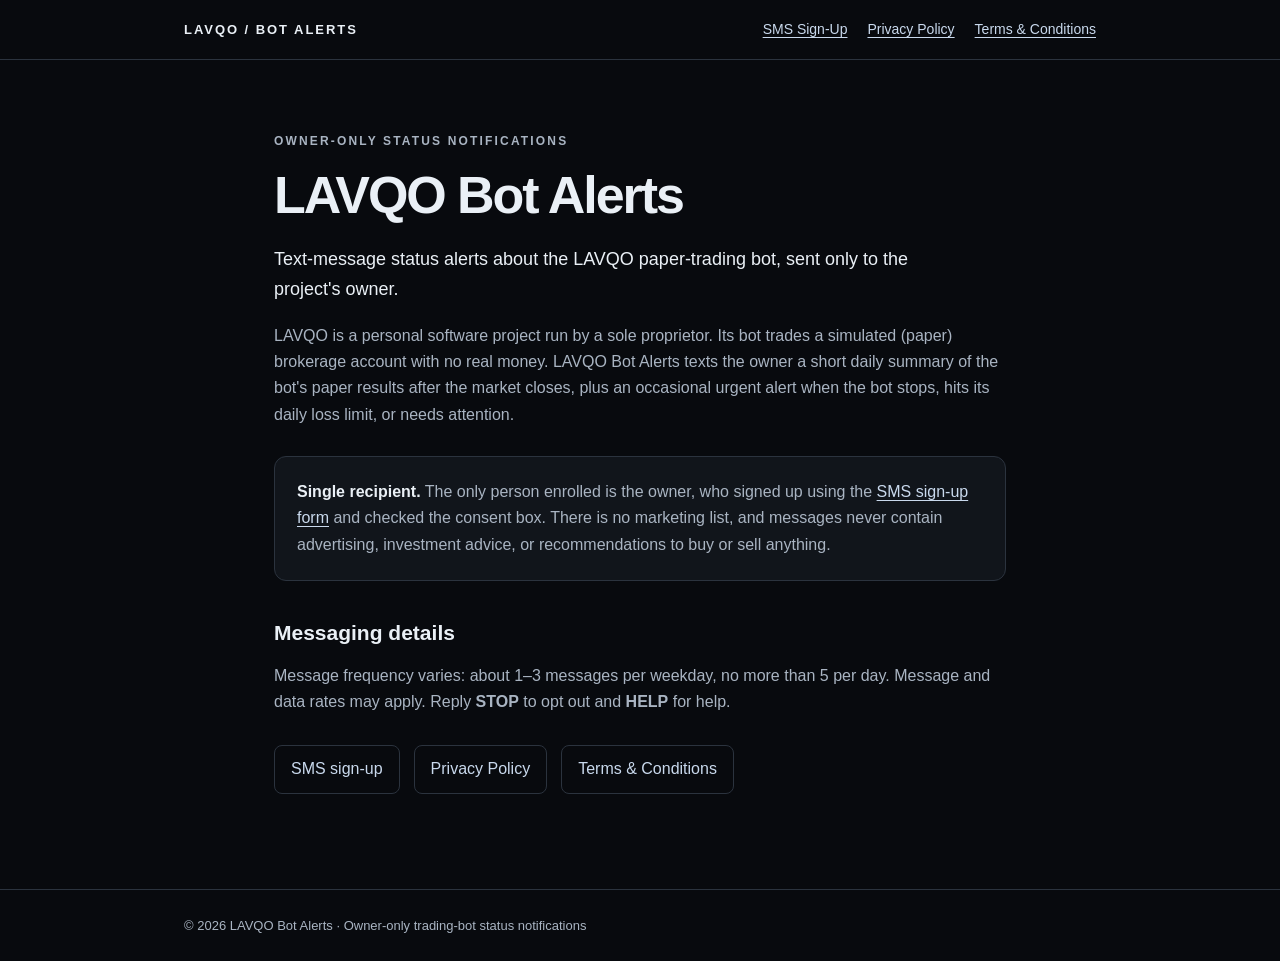
<file: index.html>
<!doctype html>
<html lang="en"><head><meta charset="utf-8"><meta name="viewport" content="width=device-width,initial-scale=1"><meta name="description" content="LAVQO Bot Alerts SMS program information and policies"><title>LAVQO Bot Alerts — SMS Program</title><link rel="stylesheet" href="style.css"></head>
<body><header><nav><a class="brand" href="./">LAVQO / Bot Alerts</a><div class="links"><a href="sms-signup.html">SMS Sign-Up</a><a href="privacy.html">Privacy Policy</a><a href="terms.html">Terms &amp; Conditions</a></div></nav></header>
<main><div class="eyebrow">Owner-only status notifications</div><h1>LAVQO Bot Alerts</h1><p class="lead">Text-message status alerts about the LAVQO paper-trading bot, sent only to the project's owner.</p>
<p>LAVQO is a personal software project run by a sole proprietor. Its bot trades a simulated (paper) brokerage account with no real money. LAVQO Bot Alerts texts the owner a short daily summary of the bot's paper results after the market closes, plus an occasional urgent alert when the bot stops, hits its daily loss limit, or needs attention.</p>
<div class="note"><p><strong>Single recipient.</strong> The only person enrolled is the owner, who signed up using the <a href="sms-signup.html">SMS sign-up form</a> and checked the consent box. There is no marketing list, and messages never contain advertising, investment advice, or recommendations to buy or sell anything.</p></div>
<h2>Messaging details</h2><p>Message frequency varies: about 1&ndash;3 messages per weekday, no more than 5 per day. Message and data rates may apply. Reply <strong>STOP</strong> to opt out and <strong>HELP</strong> for help.</p>
<a class="action" href="sms-signup.html">SMS sign-up</a><a class="action" href="privacy.html">Privacy Policy</a><a class="action" href="terms.html">Terms &amp; Conditions</a>
</main>
<footer><div>© 2026 LAVQO Bot Alerts · Owner-only trading-bot status notifications</div></footer></body></html>
</file>
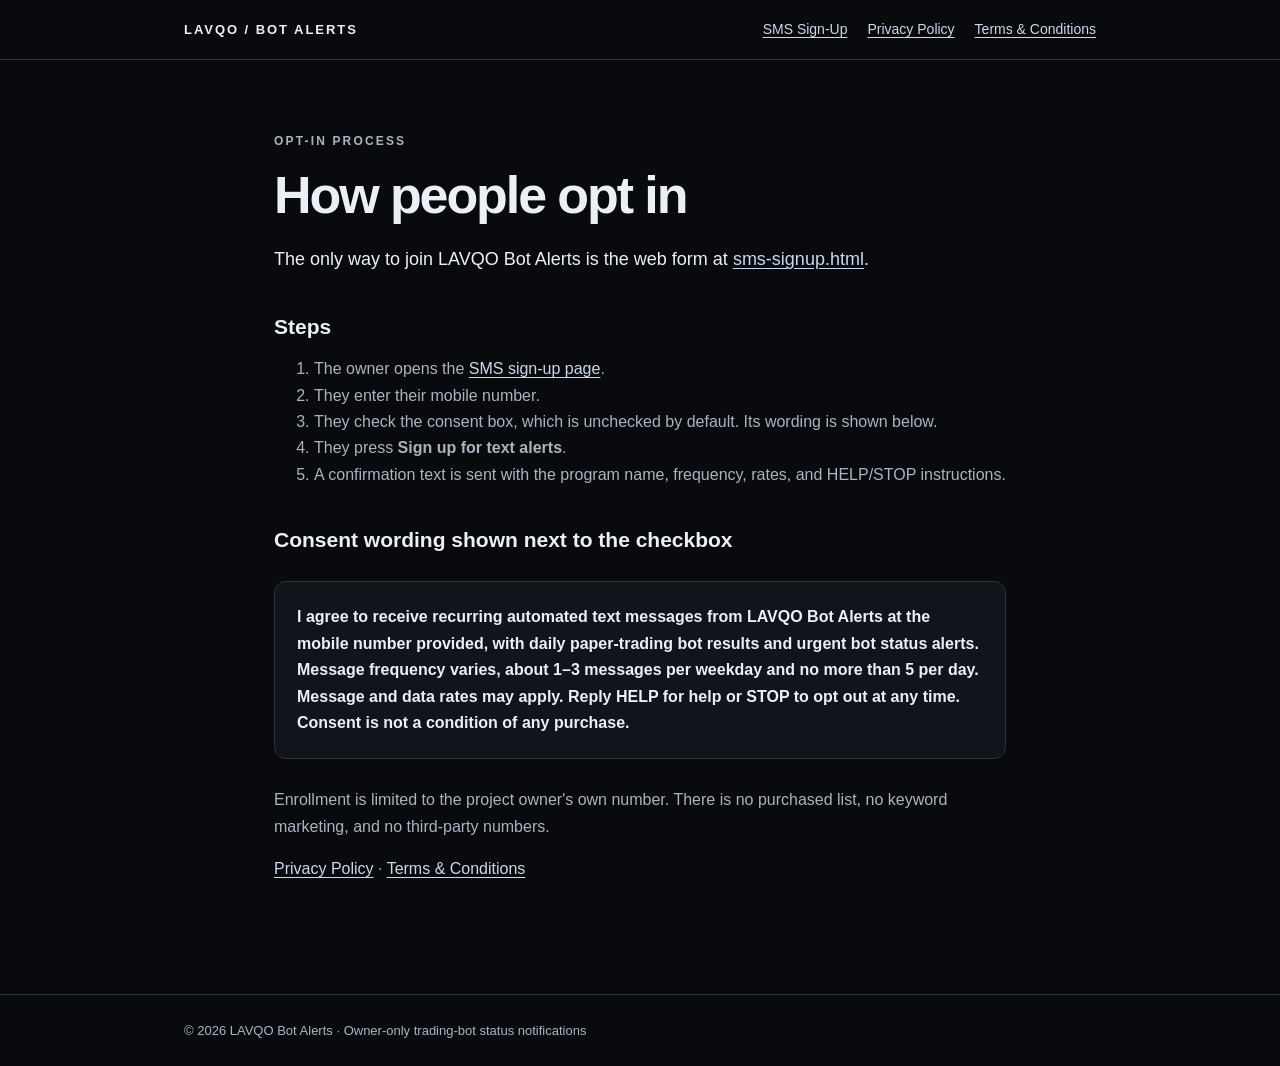
<file: opt-in-proof.html>
<!doctype html>
<html lang="en"><head><meta charset="utf-8"><meta name="viewport" content="width=device-width,initial-scale=1"><meta name="description" content="How the owner opted in to LAVQO Bot Alerts"><title>Opt-In Process — LAVQO Bot Alerts</title><link rel="stylesheet" href="style.css"></head>
<body><header><nav><a class="brand" href="./">LAVQO / Bot Alerts</a><div class="links"><a href="sms-signup.html">SMS Sign-Up</a><a href="privacy.html">Privacy Policy</a><a href="terms.html">Terms &amp; Conditions</a></div></nav></header>
<main><div class="eyebrow">Opt-in process</div><h1>How people opt in</h1><p class="lead">The only way to join LAVQO Bot Alerts is the web form at <a href="sms-signup.html">sms-signup.html</a>.</p>
<h2>Steps</h2><ol><li>The owner opens the <a href="sms-signup.html">SMS sign-up page</a>.</li><li>They enter their mobile number.</li><li>They check the consent box, which is unchecked by default. Its wording is shown below.</li><li>They press <strong>Sign up for text alerts</strong>.</li><li>A confirmation text is sent with the program name, frequency, rates, and HELP/STOP instructions.</li></ol>
<h2>Consent wording shown next to the checkbox</h2><div class="note"><p><strong>I agree to receive recurring automated text messages from LAVQO Bot Alerts at the mobile number provided, with daily paper-trading bot results and urgent bot status alerts. Message frequency varies, about 1&ndash;3 messages per weekday and no more than 5 per day. Message and data rates may apply. Reply HELP for help or STOP to opt out at any time. Consent is not a condition of any purchase.</strong></p></div>
<p>Enrollment is limited to the project owner's own number. There is no purchased list, no keyword marketing, and no third-party numbers.</p>
<p><a href="privacy.html">Privacy Policy</a> · <a href="terms.html">Terms &amp; Conditions</a></p>
</main>
<footer><div>© 2026 LAVQO Bot Alerts · Owner-only trading-bot status notifications</div></footer></body></html>
</file>
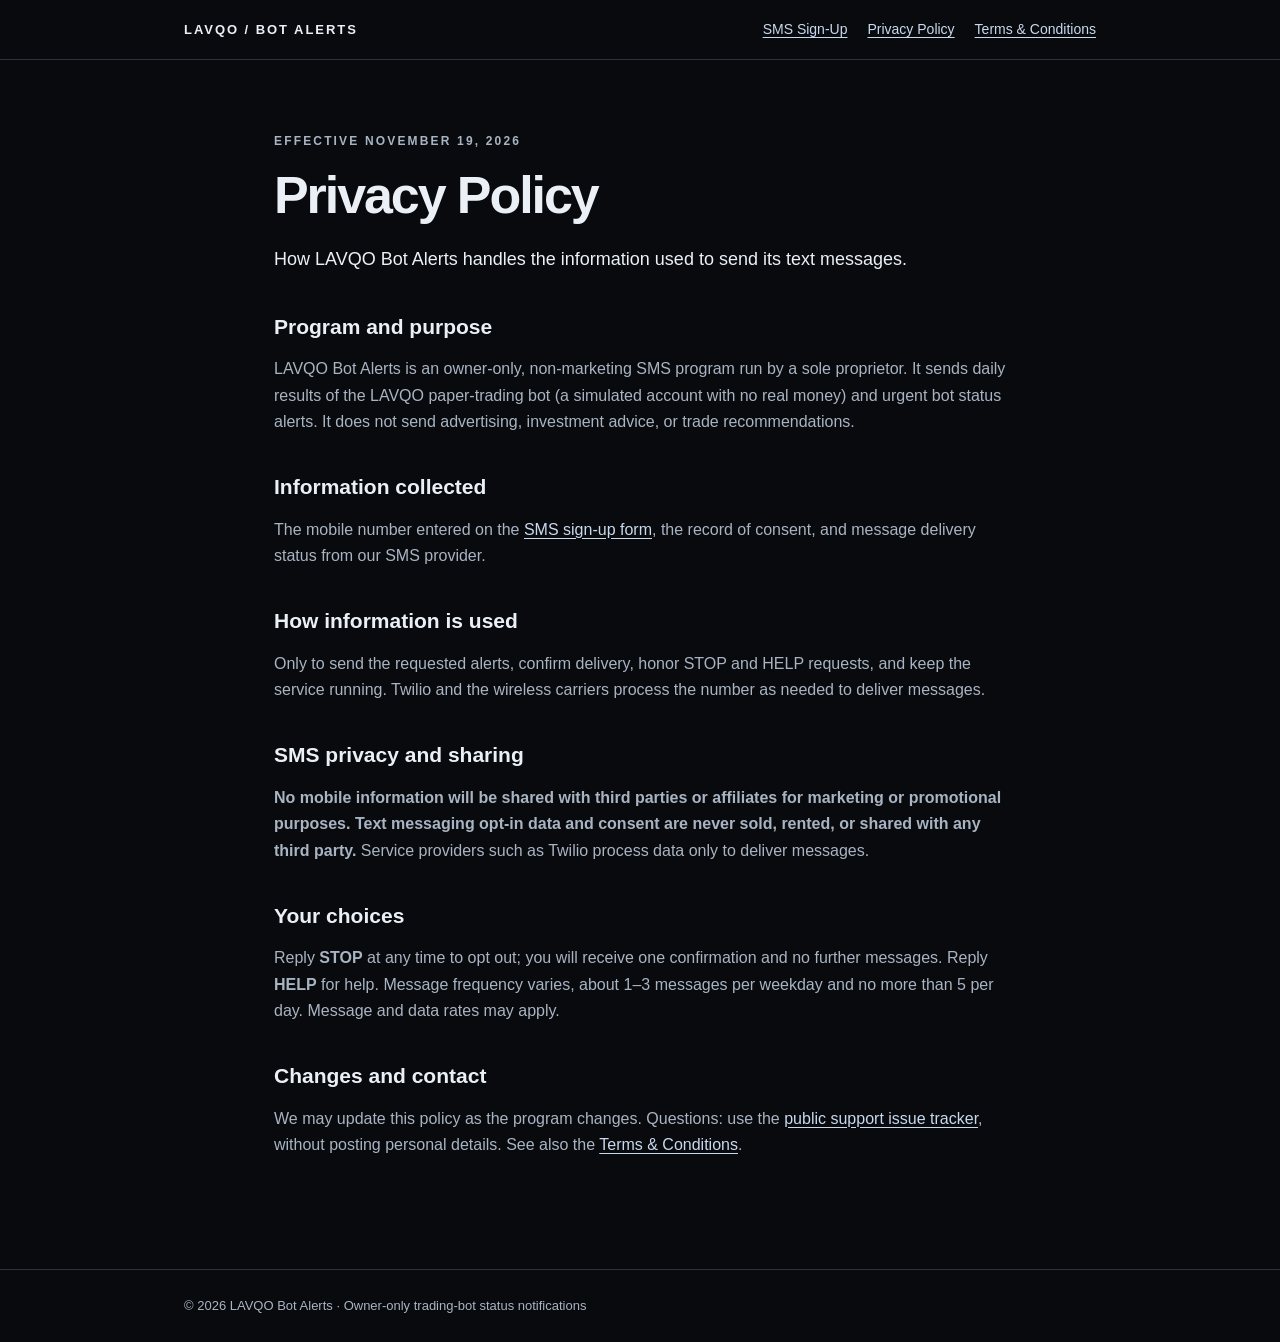
<file: privacy.html>
<!doctype html>
<html lang="en"><head><meta charset="utf-8"><meta name="viewport" content="width=device-width,initial-scale=1"><meta name="description" content="Privacy Policy for LAVQO Bot Alerts"><title>Privacy Policy — LAVQO Bot Alerts</title><link rel="stylesheet" href="style.css"></head>
<body><header><nav><a class="brand" href="./">LAVQO / Bot Alerts</a><div class="links"><a href="sms-signup.html">SMS Sign-Up</a><a href="privacy.html" aria-current="page">Privacy Policy</a><a href="terms.html">Terms &amp; Conditions</a></div></nav></header>
<main><div class="eyebrow">Effective November 19, 2026</div><h1>Privacy Policy</h1><p class="lead">How LAVQO Bot Alerts handles the information used to send its text messages.</p>
<h2>Program and purpose</h2><p>LAVQO Bot Alerts is an owner-only, non-marketing SMS program run by a sole proprietor. It sends daily results of the LAVQO paper-trading bot (a simulated account with no real money) and urgent bot status alerts. It does not send advertising, investment advice, or trade recommendations.</p>
<h2>Information collected</h2><p>The mobile number entered on the <a href="sms-signup.html">SMS sign-up form</a>, the record of consent, and message delivery status from our SMS provider.</p>
<h2>How information is used</h2><p>Only to send the requested alerts, confirm delivery, honor STOP and HELP requests, and keep the service running. Twilio and the wireless carriers process the number as needed to deliver messages.</p>
<h2>SMS privacy and sharing</h2><p><strong>No mobile information will be shared with third parties or affiliates for marketing or promotional purposes. Text messaging opt-in data and consent are never sold, rented, or shared with any third party.</strong> Service providers such as Twilio process data only to deliver messages.</p>
<h2>Your choices</h2><p>Reply <strong>STOP</strong> at any time to opt out; you will receive one confirmation and no further messages. Reply <strong>HELP</strong> for help. Message frequency varies, about 1&ndash;3 messages per weekday and no more than 5 per day. Message and data rates may apply.</p>
<h2>Changes and contact</h2><p>We may update this policy as the program changes. Questions: use the <a href="https://github.com/eduardoflohid-sudo/kraios-policies/issues">public support issue tracker</a>, without posting personal details. See also the <a href="terms.html">Terms &amp; Conditions</a>.</p>
</main>
<footer><div>© 2026 LAVQO Bot Alerts · Owner-only trading-bot status notifications</div></footer></body></html>
</file>
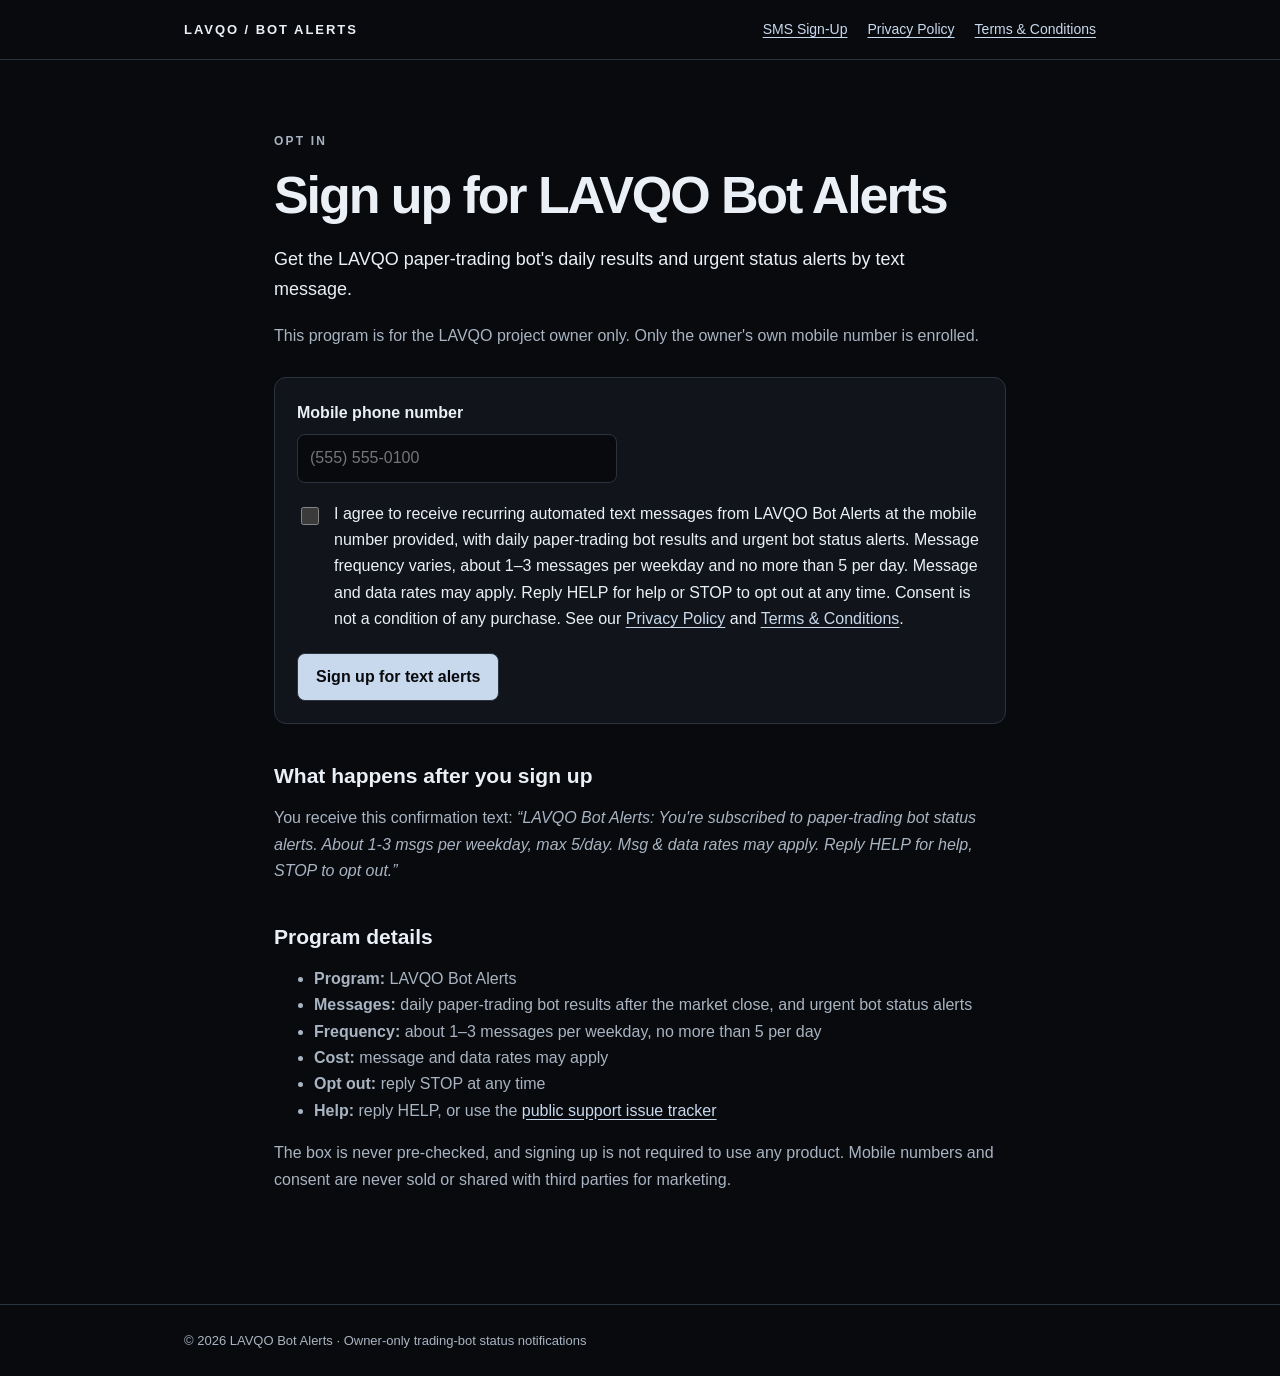
<file: sms-signup.html>
<!doctype html>
<html lang="en"><head><meta charset="utf-8"><meta name="viewport" content="width=device-width,initial-scale=1"><meta name="description" content="Sign up for LAVQO Bot Alerts text messages"><title>SMS Sign-Up — LAVQO Bot Alerts</title><link rel="stylesheet" href="style.css"></head>
<body><header><nav><a class="brand" href="./">LAVQO / Bot Alerts</a><div class="links"><a href="sms-signup.html" aria-current="page">SMS Sign-Up</a><a href="privacy.html">Privacy Policy</a><a href="terms.html">Terms &amp; Conditions</a></div></nav></header>
<main><div class="eyebrow">Opt in</div><h1>Sign up for LAVQO Bot Alerts</h1><p class="lead">Get the LAVQO paper-trading bot's daily results and urgent status alerts by text message.</p>
<p>This program is for the LAVQO project owner only. Only the owner's own mobile number is enrolled.</p>
<form id="optin" class="note" onsubmit="event.preventDefault();document.getElementById('done').hidden=false;this.querySelector('button').disabled=true;">
<label for="phone"><strong>Mobile phone number</strong></label><br>
<input id="phone" name="phone" type="tel" autocomplete="tel" placeholder="(555) 555-0100" required style="margin:8px 0 18px;padding:10px 12px;width:100%;max-width:320px;border-radius:8px;border:1px solid var(--line);background:var(--bg);color:var(--text);font:inherit">
<div style="display:flex;gap:12px;align-items:flex-start"><input id="consent" name="consent" type="checkbox" required style="margin-top:6px;width:18px;height:18px;flex:none"><label for="consent">I agree to receive recurring automated text messages from LAVQO Bot Alerts at the mobile number provided, with daily paper-trading bot results and urgent bot status alerts. Message frequency varies, about 1&ndash;3 messages per weekday and no more than 5 per day. Message and data rates may apply. Reply HELP for help or STOP to opt out at any time. Consent is not a condition of any purchase. See our <a href="privacy.html">Privacy Policy</a> and <a href="terms.html">Terms &amp; Conditions</a>.</label></div>
<button type="submit" style="margin-top:20px;padding:10px 18px;border-radius:8px;border:1px solid var(--line);background:var(--accent);color:var(--bg);font:inherit;font-weight:700;cursor:pointer">Sign up for text alerts</button>
<p id="done" hidden style="margin-top:16px"><strong>Request received.</strong> Enrollment is limited to the owner's own number; once it is activated, a confirmation text is sent to that number.</p>
</form>
<h2>What happens after you sign up</h2><p>You receive this confirmation text: <em>&ldquo;LAVQO Bot Alerts: You're subscribed to paper-trading bot status alerts. About 1-3 msgs per weekday, max 5/day. Msg &amp; data rates may apply. Reply HELP for help, STOP to opt out.&rdquo;</em></p>
<h2>Program details</h2><ul><li><strong>Program:</strong> LAVQO Bot Alerts</li><li><strong>Messages:</strong> daily paper-trading bot results after the market close, and urgent bot status alerts</li><li><strong>Frequency:</strong> about 1&ndash;3 messages per weekday, no more than 5 per day</li><li><strong>Cost:</strong> message and data rates may apply</li><li><strong>Opt out:</strong> reply STOP at any time</li><li><strong>Help:</strong> reply HELP, or use the <a href="https://github.com/eduardoflohid-sudo/kraios-policies/issues">public support issue tracker</a></li></ul>
<p>The box is never pre-checked, and signing up is not required to use any product. Mobile numbers and consent are never sold or shared with third parties for marketing.</p>
</main>
<footer><div>© 2026 LAVQO Bot Alerts · Owner-only trading-bot status notifications</div></footer></body></html>
</file>
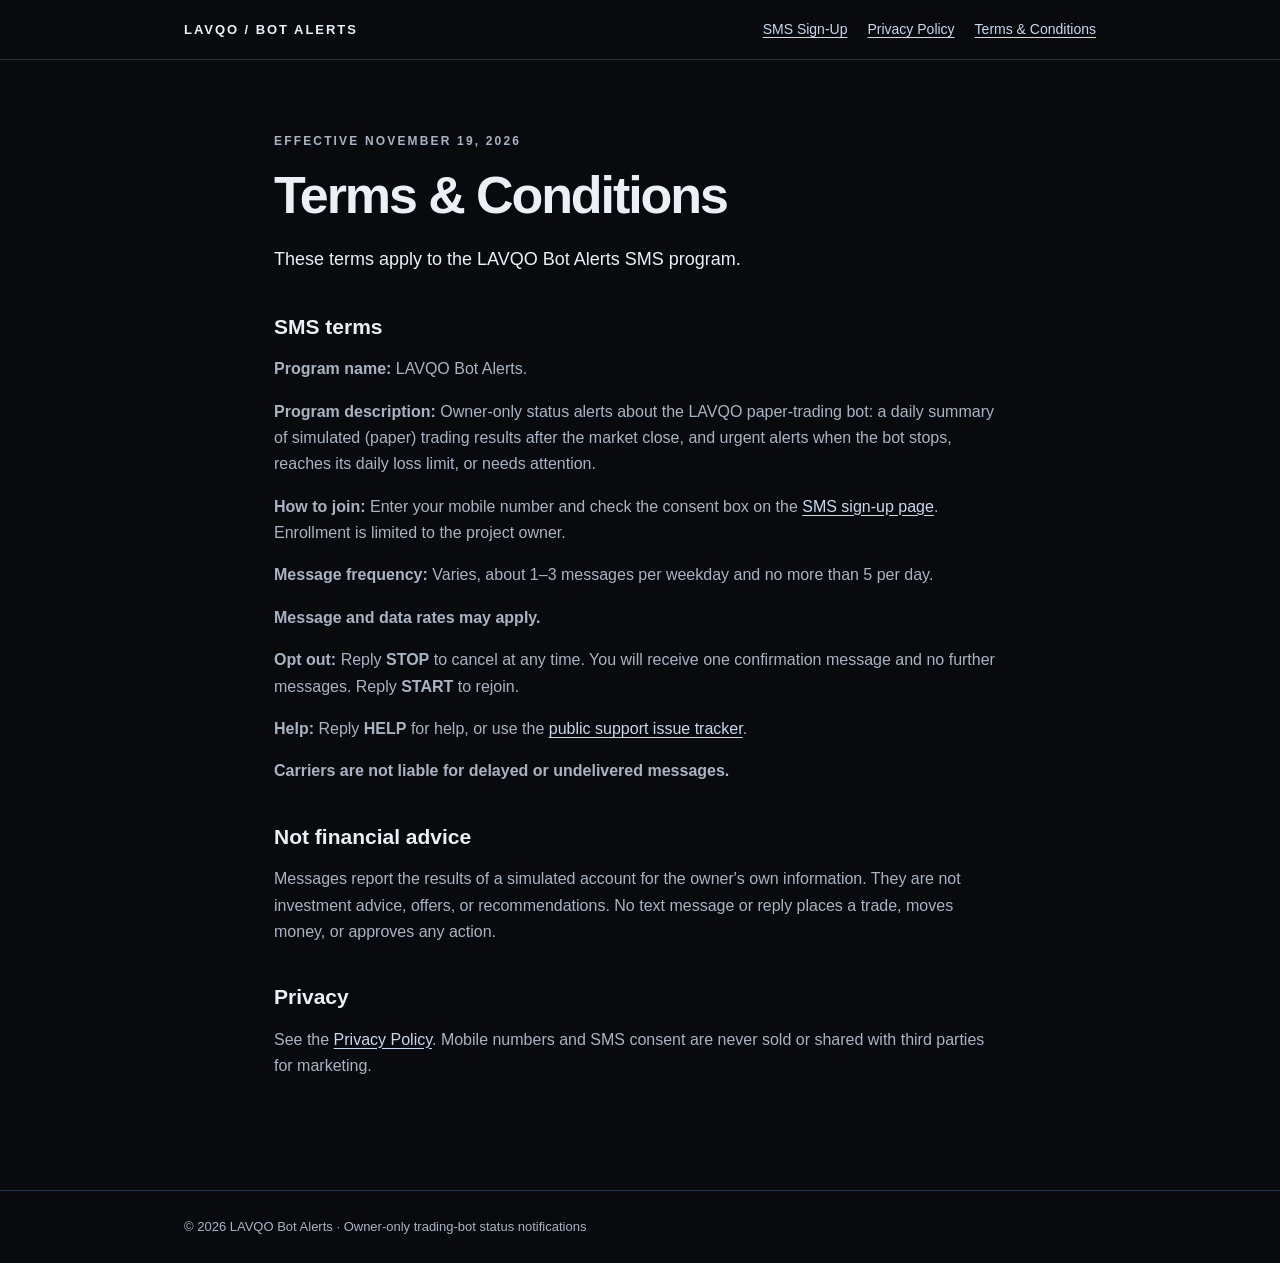
<file: terms.html>
<!doctype html>
<html lang="en"><head><meta charset="utf-8"><meta name="viewport" content="width=device-width,initial-scale=1"><meta name="description" content="SMS Terms and Conditions for LAVQO Bot Alerts"><title>Terms &amp; Conditions — LAVQO Bot Alerts</title><link rel="stylesheet" href="style.css"></head>
<body><header><nav><a class="brand" href="./">LAVQO / Bot Alerts</a><div class="links"><a href="sms-signup.html">SMS Sign-Up</a><a href="privacy.html">Privacy Policy</a><a href="terms.html" aria-current="page">Terms &amp; Conditions</a></div></nav></header>
<main><div class="eyebrow">Effective November 19, 2026</div><h1>Terms &amp; Conditions</h1><p class="lead">These terms apply to the LAVQO Bot Alerts SMS program.</p>
<h2>SMS terms</h2><p><strong>Program name:</strong> LAVQO Bot Alerts.</p><p><strong>Program description:</strong> Owner-only status alerts about the LAVQO paper-trading bot: a daily summary of simulated (paper) trading results after the market close, and urgent alerts when the bot stops, reaches its daily loss limit, or needs attention.</p><p><strong>How to join:</strong> Enter your mobile number and check the consent box on the <a href="sms-signup.html">SMS sign-up page</a>. Enrollment is limited to the project owner.</p><p><strong>Message frequency:</strong> Varies, about 1&ndash;3 messages per weekday and no more than 5 per day.</p><p><strong>Message and data rates may apply.</strong></p><p><strong>Opt out:</strong> Reply <strong>STOP</strong> to cancel at any time. You will receive one confirmation message and no further messages. Reply <strong>START</strong> to rejoin.</p><p><strong>Help:</strong> Reply <strong>HELP</strong> for help, or use the <a href="https://github.com/eduardoflohid-sudo/kraios-policies/issues">public support issue tracker</a>.</p><p><strong>Carriers are not liable for delayed or undelivered messages.</strong></p>
<h2>Not financial advice</h2><p>Messages report the results of a simulated account for the owner's own information. They are not investment advice, offers, or recommendations. No text message or reply places a trade, moves money, or approves any action.</p>
<h2>Privacy</h2><p>See the <a href="privacy.html">Privacy Policy</a>. Mobile numbers and SMS consent are never sold or shared with third parties for marketing.</p>
</main>
<footer><div>© 2026 LAVQO Bot Alerts · Owner-only trading-bot status notifications</div></footer></body></html>
</file>
<file: style.css>
:root { color-scheme: dark; --bg:#080a0e; --surface:#11151b; --text:#eaf0f6; --muted:#a9b4c2; --line:#2b333e; --accent:#c9d9ed; }
* { box-sizing: border-box; }
html { scroll-behavior: smooth; }
body { margin:0; background:var(--bg); color:var(--text); font:16px/1.65 -apple-system,BlinkMacSystemFont,'Segoe UI',sans-serif; }
a { color:var(--accent); text-underline-offset:3px; }
header { border-bottom:1px solid var(--line); }
nav { max-width:960px; margin:auto; padding:18px 24px; display:flex; justify-content:space-between; align-items:center; gap:16px; }
.brand { font-weight:700; text-transform:uppercase; letter-spacing:.15em; font-size:13px; text-decoration:none; color:var(--text); }
.links { display:flex; gap:20px; flex-wrap:wrap; font-size:14px; }
main { max-width:780px; padding:72px 24px 95px; margin:auto; }
.eyebrow { text-transform:uppercase; letter-spacing:.18em; font-size:12px; font-weight:700; color:var(--muted); }
h1 { font-size:clamp(32px,6vw,52px); letter-spacing:-.04em; line-height:1.14; margin:14px 0 20px; }
h2 { font-size:21px; line-height:1.3; margin:38px 0 10px; }
p,li { color:var(--muted); }
.lead { font-size:18px; color:var(--text); max-width:680px; }
.note { background:var(--surface); border:1px solid var(--line); padding:22px; border-radius:12px; margin:28px 0; }
.note p { margin:0; }
.note strong { color:var(--text); }
.action { display:inline-block; margin:14px 14px 0 0; border:1px solid var(--line); padding:10px 16px; border-radius:8px; text-decoration:none; }
footer { border-top:1px solid var(--line); color:var(--muted); font-size:13px; }
footer div { max-width:960px; padding:25px 24px; margin:auto; }
@media(max-width:600px){main{padding-top:48px}nav{align-items:flex-start; flex-direction:column}.links{gap:14px}}
</file>
